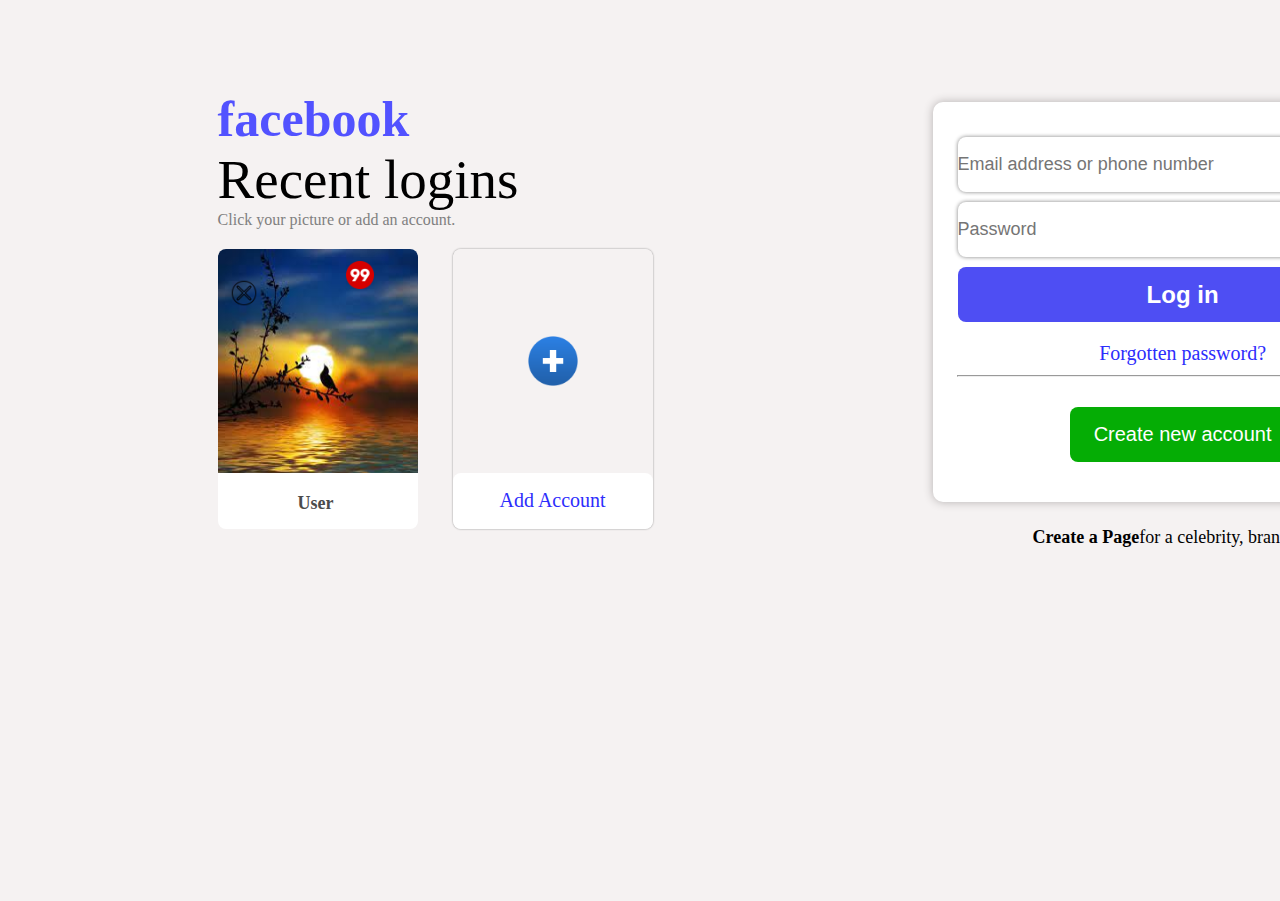
<file: index.html>
<!DOCTYPE html>
<html lang="en">
    <head>
        <meta charset="UTF-8">
        <meta name="viewport" content="width=device-width, initial-scale=1.0">
        <title>Facebook-log in or sign up</title>
        <link rel="stylesheet" href="./registration.css">
        <link rel="icon" href="./facebook (1).png">
    </head>
    <body>
            <div class="left">
                <p id="fb">facebook</p>
                <p id="second">Recent logins</p>
                <p id="last">Click your picture or add an account.</p>
                <div class="photos">
                    <div class="one">
                        <img src="./assets/download.jpeg" alt="photo" width="200" height="10" id="me">
                        <span>User</span>
                        <div class="x">
                            <img src="./registrationimg/close.png" alt="x" class="simbol">
                        </div>
                        <div id="notification"">
                            <img src="./registrationimg/99.png" alt="99">
                        </div>
                    </div>
                    <div class="two">
                        <div id="plus">
                            <img src="./assets/plus-sign.png" alt="photo" width="50px" height="50px">
                        </div>
                        <div class="add">
                            <a href="#">Add Account</a>
                        </div>
                    </div>
                </div>


            </div>

            <div class="right">
                <div class="registration">
                    <div class="form">
                        <div>
                            <input type="email" name="email" placeholder="Email address or phone number" id="email">
                            <br>
                            <input type="password" name="password" placeholder="Password" id="password">
                            <br>
                            <a href="./main.html"><button id="submit">Log in</button></a>
                        </div>
                    </div>
                    <div class="new">
                        <a href="#">Forgotten password?</a>
                        <hr>
                        <button id="new">Create new account</button>
                        <br>
                    </div>
                </div>
                <span id="text"><b>Create a Page</b>for a celebrity, brand or business.</span>

            </div>



    </body>
</html>
</file>
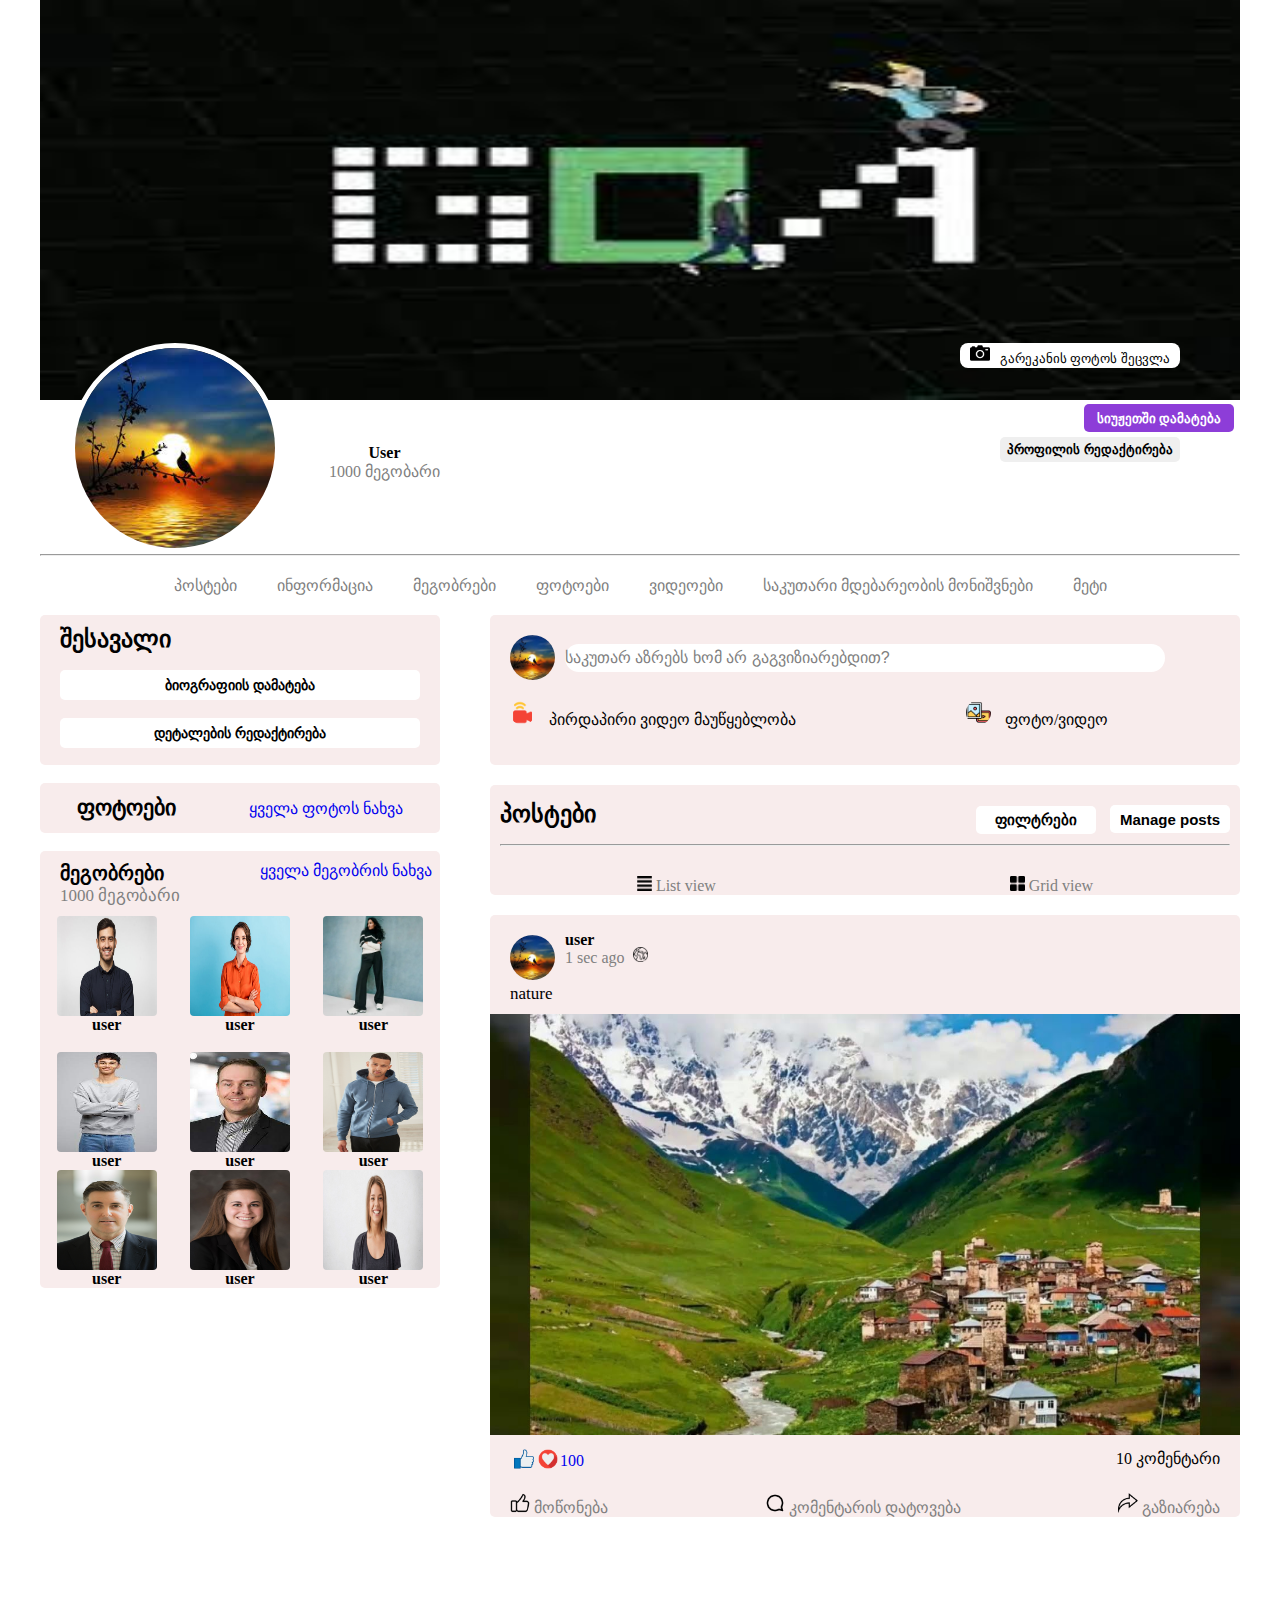
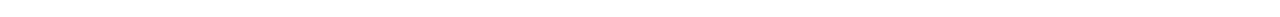
<file: profile.html>
<!DOCTYPE html>
<html lang="en">
    <head>
        <meta charset="UTF-8">
        <meta name="viewport" content="width=device-width, initial-scale=1.0">
        <title>facebook</title>
        <link rel="icon" href="./facebook (1).png">
        <link rel="stylesheet" href="./profile.css">
    </head>
    <body>
        <main>
            <div class="profile">
                <div class="mainmain">
                    <div class="main">
                        <div class="cover">
                            <img src="./assets/download (3).jpeg" alt="cover photo" id="cover">
                            <button id="coverbut"><img src="./assets/dslr-camera.png" alt="photo" width="20" height="20">გარეკანის ფოტოს შეცვლა</button>
                            <img src="./assets/download.jpeg" alt="profile image" width="200" height="200" id="profile">
                            <div class="span"> 
                                <div class="user">
                                    <span>User</span>
                                </div>
                                <div class="frien">
                                    <span>1000 მეგობარი</span>
                                </div>
                            </div>
                            <button class="butt">სიუჟეთში დამატება</button>
                            <br>
                            <button class="butt2">პროფილის რედაქტირება</button>
                        
                        </div>
                        <hr>

                        <div class="navbar">
                            <a href="#">პოსტები</a>
                            <a href="#">ინფორმაცია</a>
                            <a href="#">მეგობრები</a>
                            <a href="#">ფოტოები</a>
                            <a href="#">ვიდეოები</a>
                            <a href="#">საკუთარი მდებარეობის მონიშვნები</a>
                            <a href="#">მეტი</a>
                        </div>
                        
                    
                    
                    </div>
                </div>

                <div class="main-content">
                    <div class="left">
                        <div class="introduction">
                            <h2>შესავალი</h2>
                            <button>ბიოგრაფიის დამატება</button>
                            <br>
                            <button>დეტალების რედაქტირება</button>
                        </div>
                        <br>
                        <div class="photos">
                            <span>ფოტოები</span>
                            <a href="#">ყველა ფოტოს ნახვა</a>
                        </div>
                         <br>
                        <div class="friends">
                            <div class="starts">
                                <div class="friendsintroduction">
                                    <span id="friends"><b>მეგობრები</b></span>
                                    <br>
                                    <span id="number">1000 მეგობარი</span>
                                </div>
                                <a href="#">ყველა მეგობრის ნახვა</a >
                            
                            </div>
                            
                            
                            <div class="friendsphotos">
                                <div class="firstline">
                                    <img src="./profileimg/360_F_243123463_zTooub557xEWABDLk0jJklDyLSGl2jrr.jpg" alt="user">
                                    <img src="./profileimg/360_F_383258331_D8imaEMl8Q3lf7EKU2Pi78Cn0R7KkW9o.jpg" alt="user">
                                    <img src="./profileimg/9c45ca2d-8726-4cd4-8207-d3446f9a8598.webp" alt="user">
                                </div>
                                
                                <div class="user">
                                    <span>user</span>
                                    <span>user</span>
                                    <span>user</span>
                                </div>
                                <br>
                                <div class="secondline">
                                    <img src="./profileimg/download (2).jpeg" alt="user">
                                    <img src="./profileimg/download (4).jpeg" alt="user">
                                    <img src="./profileimg/hoodies-data.jpg" alt="user">
                                </div>

                                <div class="user">
                                    <span>user</span>
                                    <span>user</span>
                                    <span>user</span>
                                </div>

                                <div class="thithtline">
                                    <img src="./profileimg/james-person-1.jpg" alt="user">
                                    <img src="./profileimg/Kayla-Person.jpg" alt="user">
                                    <img src="./profileimg/shutterstock_648907024.jpg" alt="user">
                                </div>

                                <div class="user">
                                    <span>user</span>
                                    <span>user</span>
                                    <span>user</span>
                                </div>
                            </div>

                        
                        </div>
                    </div>

                    <div class="right">
                        <div class="share">
                            <div class="top">
                                <img src="./assets/download.jpeg" alt="photo" width="45" height="45">
                                <button>საკუთარ აზრებს ხომ არ გაგვიზიარებდით?</button>
                            </div>
                            <div class="bottom">
                               
                                <div class="live">
                                    <img src="./assets/live-streaming.png" alt="photo" width="25" height="25"> 
                                    <span>პირდაპირი ვიდეო მაუწყებლობა</span>
                                </div>

                                <div class="photo">
                                    <img src="./assets/media.png" alt="photo" width="25" height="25">
                                    <span>ფოტო/ვიდეო</span>
                                </div>
                            </div>
                        </div>

                        <div class="post">
                            <div class="posts"> 
                                <h2>პოსტები</h2>
                                <div class="filter">
                                    <button>ფილტრები</button>
                                    <button>Manage posts</button>
                                </div>
                            </div>
                            <hr>

                            <div class="list">
                                <div>
                                    <img src="./profileimg/menu-symbol-of-four-lines.png" alt="menu" width="15" height="15">
                                    <a href="#">List view</a>
                                </div>

                                <div>
                                    <img src="./profileimg/visualization.png" alt="grid" width="15" height="15">
                                    <a href="#">Grid view</a>
                                </div>
                            </div>
                        
                        </div>

                        <div class="mypost">
                            <div class="myname">
                                <div class="myphoto">
                                    <img src="./assets/download.jpeg" alt="photo" width="45" height="45" id="my">
                                </div>

                                <div class="name">
                                    <span id="name">user</span>
                                    <span id="time">1 sec ago</span>
                                </div>

                                <div class="earth">
                                    <img src="./assets/planet-earth.png" alt="photo" width="15" height="15">
                                </div>
                            </div>

                            <div class="title">
                                <span>nature</span>
                            </div>
                            <div class="mainpost">
                                <div class="main-post">
                                    <img src="./profileimg/kisspng-computer-software-accounting-software-software-dev-gst-5ac57911c3dee7.1802128415228910258023.jpg" alt="photo" id="photo">
                                </div>
                            </div>

                            <div class="reaction">
                                <div class="like">
                                    <a href="#"><img src="./assets/thumb-up.png" alt="photo" width="20" height="20"></a>
                                    <a href="#"><img src="./assets/like.png" alt="photo" width="20" height="20"></a>
                                    <a href="#">100</a>

                                </div>

                                <div class="comment">
                                    <a href="#">10 კომენტარი</a>
                                </div>
                            </div>

                            <div class="emotion">
                                <div class="one">
                                    <img src="./assets/like (1).png" alt="photo" width="20" height="20">
                                    <a href="#">მოწონება</a>
                                </div>

                                <div class="two">
                                    <img src="./assets/bubble-chat.png" alt="photo" width="20" height="20">
                                    <a href="#">კომენტარის დატოვება</a>
                                </div>

                                <div class="three">
                                    <img src="./assets/share.png" alt="photo" width="20" height="20">
                                    <a href="#">გაზიარება</a>
                                </div>
                            </div>
                        </div>
                    </div>
                </div>
            </div>
        </main>

        
    </body>
</html>
</file>
<file: registration.css>
*{
    margin: 0;
    padding: 0;
}
body{
    width: 100%;
    height: 100vh;
    background-color: rgb(245, 242, 242);
    display: flex;
}
.left{
    margin-left: 17%;
    margin-top:7%;
    height: 70vh;
}
#fb{
    color: rgb(82, 82, 255);
    font-size: 50px;
    font-weight: 800;
}
#second{
    font-size: 55px;
}
#last{
    color: gray;
}
.left img{
    border-radius: 8px;
}
.photos{
    display: flex;
    gap: 35px;
}
.one{
    width: 200px;
    height: 280px;
    margin-top: 20px;
    background-color: white;

}
.one img{
    height: 80%;
    border-radius: 8px 8px 0px 0px ;
    margin-bottom: 16px;
    position: relative;
}
.one span{
    margin-left: 80px;
    font-size: 18px;
    font-weight: 800;
    color: rgb(75, 75, 75);
}
.one:hover{
    box-shadow: 0px 0px 10px gray;
    transition-duration: 0.2s;
}
.x{
    position: absolute;
    left: 18%;
    top: 31%;
    width: 35px;
    height: 35px;
    object-fit: cover;
}
#notification{
    position: absolute;
    left: 27%;
    top: 29%;
    width: 35px;
    height: 35px;
    object-fit: cover;

}
.two{
    width: 200px;
    height: 280px;
    margin-top: 20px;
    box-shadow: 0px 0px 2px gray;
}
.photos div{
    border-radius: 8px;
}
.two:hover{
    box-shadow: 0px 0px 10px gray;
    transition-duration: 0.4s;
}
#plus{
    display: flex;
    justify-content: center;
    align-items: center;
    height: 80%;
    background-color: rgb(245, 242, 242);

}
.add{
    display: flex;
    justify-content: center;
    align-items: center;
    height: 20%;
    background: white;
}
a{
    text-decoration: none;
    font-size: 20px;
}
.right{
    margin-left: 280px;
    margin-top: 8%;
}
.registration{
    background-color: white;
    width: 500px;
    height: 400px;
    display: flex;
    align-items: center;
    flex-direction: column;
    gap: 20px;
    border-radius: 10px;
    box-shadow: 0px 0px 10px rgb(180, 176, 176);
    margin-bottom: 25px;
}
.form{
    margin-top: 25px;
}
input{
    margin-top: 10px;
    width: 450px;
    height: 55px;
    font-size: 18px;
    border-radius: 8px;
    border: none;
    box-shadow: 0px 0px 4px gray;
}

.new{
    display: flex;
    flex-direction: column;
    align-items: center;
    gap: 10px;
}
#submit{
    background-color: rgb(78, 78, 243);
    color: white;
    margin-top: 10px;
    width: 450px;
    height: 55px;
    font-size: 24px;
    border-radius: 8px;
    border: none;
    font-weight: 900;
}
a{
    color: rgb(45, 45, 252);
}
hr{
    width: 450px;
}
#new{
    width: 225px;
    height: 55px;
    border-radius: 8px;
    border: none;
    background-color: rgb(5, 173, 5);
    color: white;
    margin-top: 20px;
    font-size: 20px;
}
#text{
    margin-left: 100px;
    font-size: 18px;
}
</file>
<file: profile.css>
* {
    margin: 0;
    padding: 0;
}

body {
    width: 100%;
    height: 100vh;
    display: flex;
    justify-content: center;

}
.main{
    width: 1200px;
}

#cover {
    width: 1200px;
    height: 400px;
}

.cover button img {
    margin-right: 10px;
    position: relative;
}

.cover {
    position: relative;
}

#coverbut {
    background-color: white;
    border: none;
    width: 220px;
    padding-bottom: 5px;
    height: 25px;
    position: absolute;
    top: 85%;
    right: 5%;
    border-radius: 8px;

}

#profile {
    position: absolute;
    right: 80%;
    top: 85%;
    border-radius: 50%;
    border: 5px solid white;
}
.span {
    position: absolute;
    right: 65%;
    top:105%;
    margin: 20px;
}
.frien{
    color: gray;
}
.butt{
    position: absolute;
    left: 87%;
    top: 100%;
    border: none;
    border-radius: 5px;
    height: 28px;
    width: 150px;
    background-color: rgb(141, 61, 216);
    color: white;
    font-weight: 700;
}
.butt2{
    position: absolute;
    left: 80%;
    top: 107%;
    width: 180px;
    height: 25px;
    border-radius: 5px;
    border: none;
    font-weight: 700;
    margin-top: 5px;
}
.navbar{
    display: flex;
    justify-content: center;
}
hr{
    margin-top: 150px;
}
.navbar a{
    color: gray;
    text-decoration: none;
    margin: 20px;
}
.navbar a:focus{
    color: blue;
}
.mainmain{
    background-color: white;
}
.main-content{
    width: 1200px;
    display: flex;
}
.introduction{
    width: 400px;
    height: 150px;
    background-color: rgb(248, 236, 236);
    display: flex;
    flex-wrap: wrap;
    border-radius: 5px;
}
.introduction button{
    width: 90%;
    height: 20%;
}
.introduction h2{
    margin-top: 10px;
}
.introduction *{
    margin-left: 20px;
}
.introduction button{
    border-radius: 5px;
    border: none;
    background-color: white;
    font-size: 14px;
    font-weight: 800;
}
.photos{
    width: 400px;
    height: 50px;
    background-color: rgb(248, 236, 236);
    display: flex;
    justify-content: space-around;
    align-items: center;
    border-radius: 5px;
}
.photos span{
    font-size: 22px;
    font-weight: 800;
}
.photos a{
    text-decoration: none;
}
.friends{
    width: 400px;
    height: auto;
    display: flex;
    justify-content: space-around;
    flex-direction: column;
    background-color: rgb(248, 236, 236);
    border-radius: 5px;

}
#friends{
    font-size: 20px;
    
}
.starts{
    margin-top: 10px;
    display: flex;
}
#number{
    color: gray;
    font-size: 17px;
    position: relative;
   
}
.friendsintroduction{
    margin-right: 80px;
    margin-left: 20px;
    margin-bottom: 10px;
    position: relative;
}
.starts a{
    text-decoration: none;
}
.friendsphotos img{
    width: 100px;
    height: 100px;
}
.firstline{
    display: flex;
}
.firstline{
    display: flex;
    justify-content: space-around;
}
.friendsphotos img{
    border-radius: 4px;
}
.user{
    display: flex;
    justify-content: space-around;
}
.user span{
    font-weight: 600;
}
.secondline{
    display: flex;
    justify-content: space-around;
}
.thithtline{
    display: flex;
    justify-content: space-around;
}
.right{
    margin-left: 50px;
}
.share{
    width: 750px;
    height: 150px;
    border-radius: 5px;
    background-color: rgb(248, 236, 236);
}
.share img{
    margin-top: 20px;
    margin-left: 20px;
    border-radius: 50%;
}
.top{
    display: flex;
    align-items: center;
}
.top button{
    margin-top: 20px;
    margin-left: 10px;
    width: 80%;
    height: 28px;
    border-radius: 25px;
    border: none;
    text-align: left;
    font-size: 16px;
    color: gray;
    background-color: white;
}
.bottom{
    display: flex;
}
.live span{
    margin-left: 10px;
}
.photo{
    margin-left: 150px;
}
.photo span{
    margin-left: 10px;
}
.post{
    width: 750px;
    height: auto;
    margin-top: 20px;
    background-color: rgb(248, 236, 236);
    border-radius: 5px;
}
.post *{
    margin-top: 10px;
}
.posts{
    display: flex;
    align-items: center;
    justify-content:space-between;
}
.posts button{
    width: 120px;
    height: 28px;
    font-size: 15px;
    font-weight: 600;
    margin-right: 10px;
    border-radius: 5px;
    border: none;
    background-color: white;
}
.post h2{
    margin-left: 10px;
}
.post hr{
    margin-left: 10px;
    margin-right: 10px;
}
.list{
    display: flex;
    justify-content:space-around;
}
.list div{
    margin-left: 10px;
    margin-right: 10px;
}
.list a:focus{
    color: blue;
}
.list a{
    text-decoration: none;
    color: gray;
}
.mypost{
    width: 750px;
    height: auto;
    margin-top: 20px;
    background-color: rgb(248, 236, 236);
    border-radius: 5px;
    margin-bottom: 100px;

}
#my{
    border-radius: 50%;
    margin-top: 20px;
    margin-left: 20px;
}
.name{
    display: flex;
    flex-direction: column;
    margin-left: 10px;
}
.myname{
    display: flex;
    align-items: center;
}
#name{
    font-weight: 800;
}
#time{
    color: gray;
    font-weight: 500;
}
.earth{
    margin-top: 15px;
    margin-left: 8px;
}
#photo{
    width: 100%;
    border: 0px;
}
.title{
    margin-left: 20px;
    margin-bottom: 10px;
    font-size: 17px;
}
.like{
    display: flex;
    align-items: center;
    margin-left: 20px;
}
.like *{
    margin-left: 2px;
}
.like a{
    text-decoration: none;
}
.like a:hover{
    text-decoration: underline;
    text-decoration-color: gray;
}
.reaction{
    display: flex;
    justify-content: space-between;
    margin-top: 10px;
}
.comment{
    margin-right: 20px;
}
.comment a{
    text-decoration: none;
    color: black;
}
.comment a:hover{
    text-decoration: underline;
    text-decoration-color: gray;
}
.emotion{
    display: flex;
    align-items: center;
    justify-content: space-between;
    margin-top: 20px;
}
.emotion a{
    text-decoration: none;
    color: gray;
}
.emotion a:hover{
    text-decoration: underline;
    text-decoration-color: gray;
}
.one{
    margin-left: 20px;
}
.three{
    margin-right: 20px;
}
</file>
